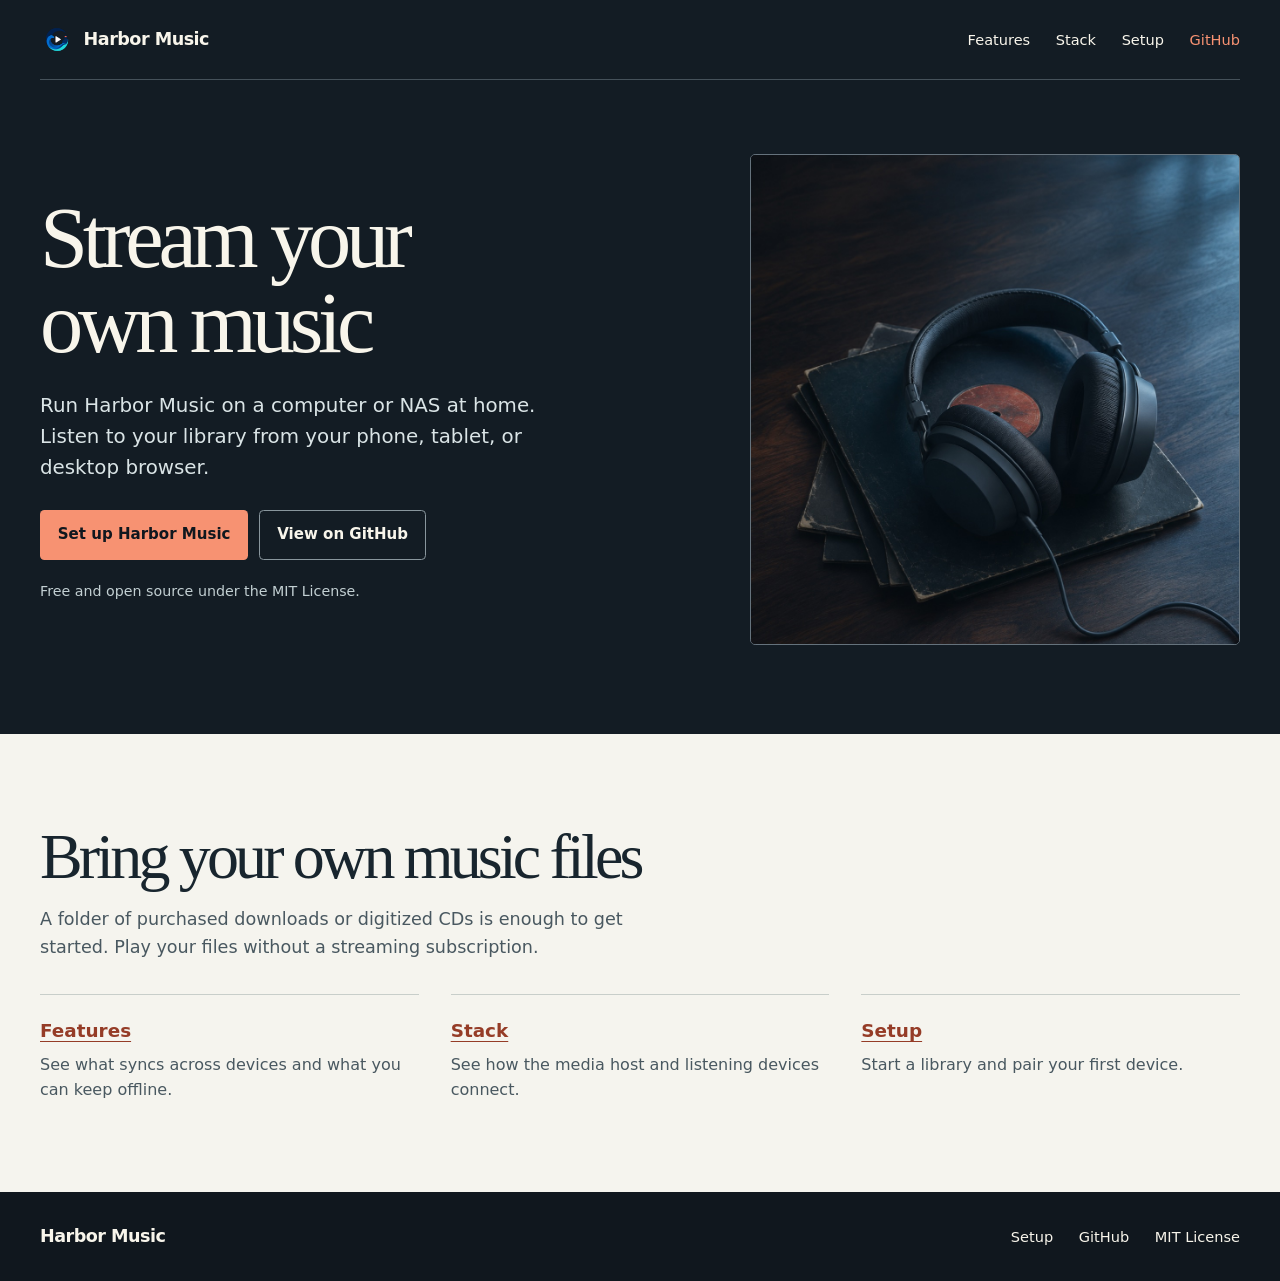
<file: docs/index.html>
<!doctype html>
<html lang="en">
<head>
  <meta charset="utf-8">
  <meta name="viewport" content="width=device-width, initial-scale=1">
  <meta name="description" content="Stream your own music with Harbor Music, a free, open-source player you host on a Mac, Linux computer, or NAS. Sync playlists and listen offline.">
  <meta name="theme-color" content="#131c24">
  <meta property="og:type" content="website">
  <meta property="og:title" content="Harbor Music">
  <meta property="og:description" content="Host your own music library and listen across your devices.">
  <meta property="og:url" content="https://harbor-music.bittrees.org/">
  <meta property="og:image" content="https://harbor-music.bittrees.org/images/harbor-music-dark-preview.jpg">
  <meta property="og:image:alt" content="Harbor Music logo and name on a dark tile. A private player for your music library.">
  <meta property="og:site_name" content="Harbor Music">
  <meta property="og:image:type" content="image/jpeg">
  <meta property="og:image:width" content="1200">
  <meta property="og:image:height" content="630">
  <meta name="twitter:card" content="summary_large_image">
  <meta name="twitter:image:alt" content="Harbor Music logo and name on a dark tile. A private player for your music library.">
  <title>Harbor Music | Self-hosted music streaming</title>
  <link rel="canonical" href="https://harbor-music.bittrees.org/">
  <link rel="icon" href="./favicon.ico" sizes="16x16 32x32 48x48">
  <link rel="icon" href="./favicon.png" sizes="96x96" type="image/png">
  <link rel="apple-touch-icon" href="./apple-touch-icon.png" sizes="180x180">
  <link rel="stylesheet" href="./styles.css">
  <script type="application/ld+json">
  {
    "@context": "https://schema.org",
    "@graph": [
      {
        "@type": "WebSite",
        "@id": "https://harbor-music.bittrees.org/#website",
        "url": "https://harbor-music.bittrees.org/",
        "name": "Harbor Music",
        "inLanguage": "en"
      },
      {
        "@type": [
          "SoftwareApplication",
          "WebApplication"
        ],
        "@id": "https://harbor-music.bittrees.org/#app",
        "name": "Harbor Music",
        "url": "https://harbor-music.bittrees.org/",
        "description": "Stream your own music with Harbor Music, a free, open-source player you host on a Mac, Linux computer, or NAS. Sync playlists and listen offline.",
        "applicationCategory": "MultimediaApplication",
        "operatingSystem": "iOS, iPadOS, Android, macOS, Linux",
        "browserRequirements": "Requires a modern browser and access to a self-hosted Harbor Music server.",
        "license": "https://github.com/bobofbuilding/harbor-music/blob/main/LICENSE",
        "isAccessibleForFree": true,
        "offers": {
          "@type": "Offer",
          "price": 0,
          "priceCurrency": "USD",
          "url": "https://harbor-music.bittrees.org/setup/"
        },
        "sameAs": "https://github.com/bobofbuilding/harbor-music",
        "screenshot": [
          "https://harbor-music.bittrees.org/images/harbor-music-iphone.webp",
          "https://harbor-music.bittrees.org/images/harbor-music-mac.webp"
        ]
      }
    ]
  }
  </script>
</head>
<body>
  <a class="skip-link" href="#main">Skip to content</a>
  <header class="masthead">
    <div class="shell header-inner">
      <a class="brand" href="./" aria-label="Harbor Music home">
        <img src="./harbor-icon.png" alt="" width="34" height="34">
        Harbor Music
      </a>
      <nav aria-label="Main navigation">
        <a href="./features/">Features</a>
        <a href="./stack/">Stack</a>
        <a href="./setup/">Setup</a>
        <a class="nav-source" href="https://github.com/bobofbuilding/harbor-music">GitHub</a>
      </nav>
    </div>
  </header>
  <main id="main">
    <section class="hero" aria-labelledby="hero-title">
      <div class="shell hero-grid">
        <div class="hero-copy">
          <h1 id="hero-title">Stream your own music</h1>
          <p>Run Harbor Music on a computer or NAS at home. Listen to your library from your phone, tablet, or desktop browser.</p>
          <div class="actions">
            <a class="button primary" href="./setup/">Set up Harbor Music</a>
            <a class="button outline" href="https://github.com/bobofbuilding/harbor-music">View on GitHub</a>
          </div>
          <p class="hero-note">Free and open source under the MIT License.</p>
        </div>
        <div class="hero-image">
          <img src="./harbor-listening.jpg" alt="Wired headphones resting on a stack of records" width="1120" height="1400" fetchpriority="high">
        </div>
      </div>
    </section>

    <section class="section home-overview" aria-labelledby="overview-title">
      <div class="shell">
        <h2 id="overview-title">Bring your own music files</h2>
        <p class="section-intro">A folder of purchased downloads or digitized CDs is enough to get started. Play your files without a streaming subscription.</p>
        <div class="overview-links">
          <p><a href="./features/">Features</a><span>See what syncs across devices and what you can keep offline.</span></p>
          <p><a href="./stack/">Stack</a><span>See how the media host and listening devices connect.</span></p>
          <p><a href="./setup/">Setup</a><span>Start a library and pair your first device.</span></p>
        </div>
      </div>
    </section>
  </main>
  <footer>
    <div class="shell footer-inner">
      <a class="brand" href="./">Harbor Music</a>
      <nav aria-label="Footer navigation">
        <a href="./setup/">Setup</a>
        <a href="https://github.com/bobofbuilding/harbor-music">GitHub</a>
        <a href="https://github.com/bobofbuilding/harbor-music/blob/main/LICENSE">MIT License</a>
      </nav>
    </div>
  </footer>
</body>
</html>
</file>
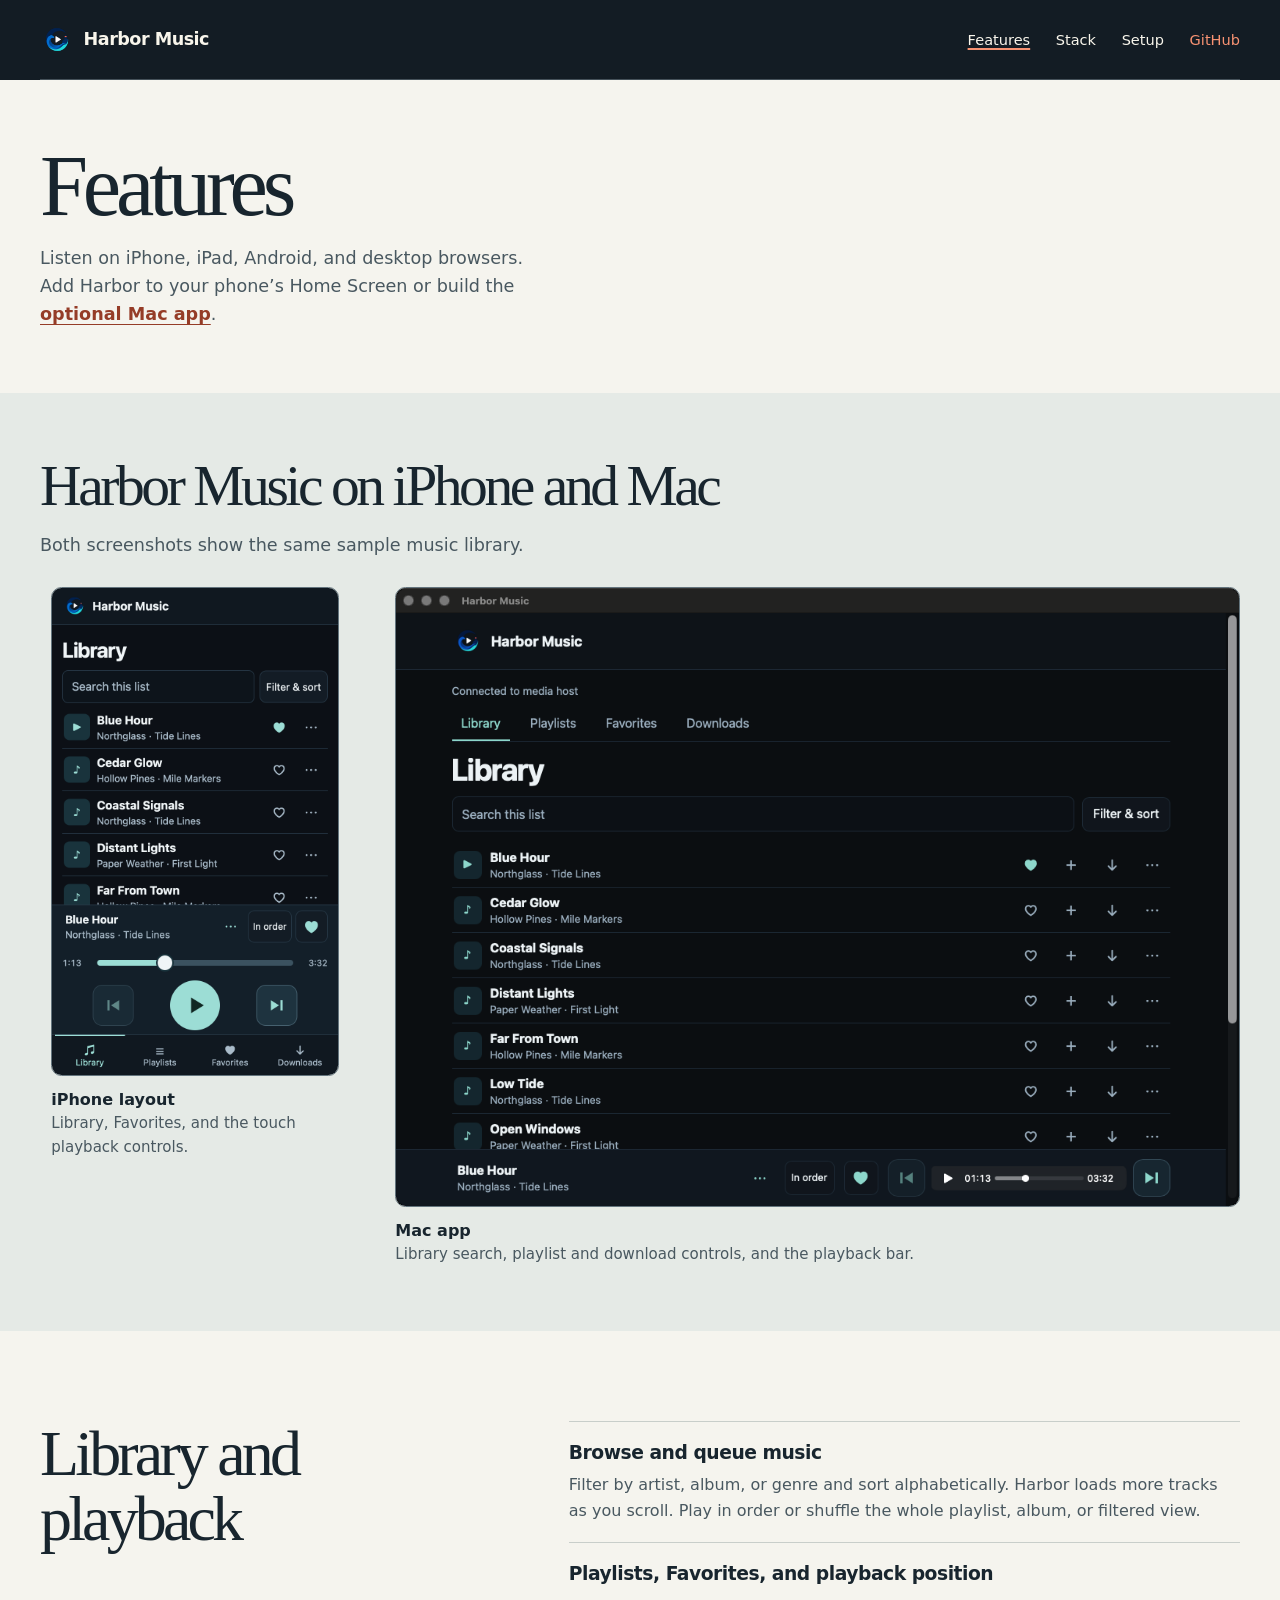
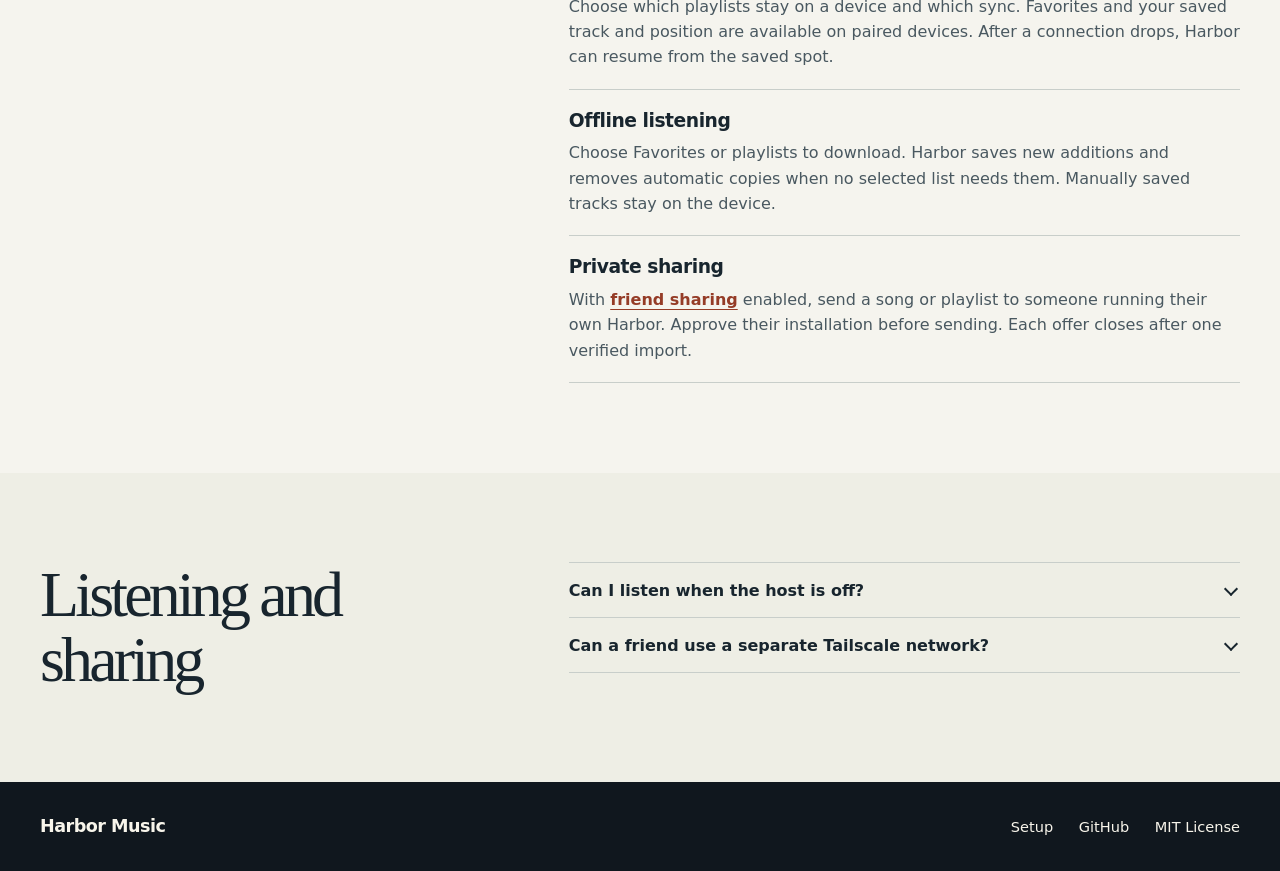
<file: docs/features/index.html>
<!doctype html>
<html lang="en">
<head>
  <meta charset="utf-8">
  <meta name="viewport" content="width=device-width, initial-scale=1">
  <meta name="description" content="See Harbor Music on iPhone and Mac. Browse your library, sync playlists and Favorites, keep music offline, and share tracks with friends.">
  <meta name="theme-color" content="#131c24">
  <meta property="og:type" content="website">
  <meta property="og:title" content="Harbor Music Features">
  <meta property="og:description" content="Browse your library, sync playlists, save music offline, and share tracks with friends.">
  <meta property="og:url" content="https://harbor-music.bittrees.org/features/">
  <meta property="og:image" content="https://harbor-music.bittrees.org/images/harbor-music-dark-preview.jpg">
  <meta property="og:image:alt" content="Harbor Music logo and name on a dark tile. A private player for your music library.">
  <meta property="og:site_name" content="Harbor Music">
  <meta property="og:image:type" content="image/jpeg">
  <meta property="og:image:width" content="1200">
  <meta property="og:image:height" content="630">
  <meta name="twitter:card" content="summary_large_image">
  <meta name="twitter:image:alt" content="Harbor Music logo and name on a dark tile. A private player for your music library.">
  <title>Harbor Music Features | iPhone, Mac, and Offline Playback</title>
  <link rel="canonical" href="https://harbor-music.bittrees.org/features/">
  <link rel="icon" href="../favicon.ico" sizes="16x16 32x32 48x48">
  <link rel="icon" href="../favicon.png" sizes="96x96" type="image/png">
  <link rel="apple-touch-icon" href="../apple-touch-icon.png" sizes="180x180">
  <link rel="stylesheet" href="../styles.css">
</head>
<body>
  <a class="skip-link" href="#main">Skip to content</a>
  <header class="masthead">
    <div class="shell header-inner">
      <a class="brand" href="../" aria-label="Harbor Music home">
        <img src="../harbor-icon.png" alt="" width="34" height="34">
        Harbor Music
      </a>
      <nav aria-label="Main navigation">
        <a href="../features/" aria-current="page">Features</a>
        <a href="../stack/">Stack</a>
        <a href="../setup/">Setup</a>
        <a class="nav-source" href="https://github.com/bobofbuilding/harbor-music">GitHub</a>
      </nav>
    </div>
  </header>
  <main id="main">
    <section class="section feature-intro" aria-labelledby="features-title">
      <div class="shell">
        <h1 id="features-title" class="page-title">Features</h1>
        <p class="section-intro">Listen on iPhone, iPad, Android, and desktop browsers. Add Harbor to your phone’s Home Screen or build the <a href="https://github.com/bobofbuilding/harbor-music#build-the-mac-app">optional Mac app</a>.</p>
      </div>
    </section>

    <section class="section app-gallery" aria-labelledby="gallery-title">
      <div class="shell">
        <h2 id="gallery-title">Harbor Music on iPhone and Mac</h2>
        <p class="section-intro">Both screenshots show the same sample music library.</p>
        <div class="app-screenshots">
          <figure class="app-screenshot phone-screenshot">
            <a href="../images/harbor-music-iphone.webp" aria-label="Open the full-size iPhone layout screenshot">
              <img src="../images/harbor-music-iphone.webp" width="780" height="1328" decoding="async" alt="iPhone-sized Harbor Music library with Blue Hour saved to Favorites and playback controls above the bottom tabs.">
            </a>
            <figcaption><strong>iPhone layout</strong> Library, Favorites, and the touch playback controls.</figcaption>
          </figure>
          <figure class="app-screenshot mac-screenshot">
            <a href="../images/harbor-music-mac.webp" aria-label="Open the full-size Mac app screenshot">
              <img src="../images/harbor-music-mac.webp" width="1080" height="792" decoding="async" alt="Native Harbor Music Mac window with library search, track actions, and a Blue Hour playback bar at the bottom.">
            </a>
            <figcaption><strong>Mac app</strong> Library search, playlist and download controls, and the playback bar.</figcaption>
          </figure>
        </div>
      </div>
    </section>

    <section class="section features" aria-labelledby="listening-title">
      <div class="shell features-grid">
        <h2 id="listening-title">Library and playback</h2>
        <dl class="feature-list">
          <div>
            <dt>Browse and queue music</dt>
            <dd>Filter by artist, album, or genre and sort alphabetically. Harbor loads more tracks as you scroll. Play in order or shuffle the whole playlist, album, or filtered view.</dd>
          </div>
          <div>
            <dt>Playlists, Favorites, and playback position</dt>
            <dd>Choose which playlists stay on a device and which sync. Favorites and your saved track and position are available on paired devices. After a connection drops, Harbor can resume from the saved spot.</dd>
          </div>
          <div>
            <dt>Offline listening</dt>
            <dd>Choose Favorites or playlists to download. Harbor saves new additions and removes automatic copies when no selected list needs them. Manually saved tracks stay on the device.</dd>
          </div>
          <div>
            <dt>Private sharing</dt>
            <dd>With <a href="https://github.com/bobofbuilding/harbor-music#enable-friend-sharing">friend sharing</a> enabled, send a song or playlist to someone running their own Harbor. Approve their installation before sending. Each offer closes after one verified import.</dd>
          </div>
        </dl>
      </div>
    </section>

    <section class="section questions" aria-labelledby="questions-title">
      <div class="shell questions-grid">
        <h2 id="questions-title">Listening and sharing</h2>
        <div class="question-list">
          <details>
            <summary>Can I listen when the host is off?</summary>
            <p>You can play previously downloaded tracks on the device that saved them. Streaming, new downloads, and syncing resume when your host is reachable.</p>
          </details>
          <details>
            <summary>Can a friend use a separate Tailscale network?</summary>
            <p>Yes. Friend sharing uses a dedicated transfer address for approved Harbor installations. Your player stays on your private network.</p>
          </details>
        </div>
      </div>
    </section>
  </main>
  <footer>
    <div class="shell footer-inner">
      <a class="brand" href="../">Harbor Music</a>
      <nav aria-label="Footer navigation">
        <a href="../setup/">Setup</a>
        <a href="https://github.com/bobofbuilding/harbor-music">GitHub</a>
        <a href="https://github.com/bobofbuilding/harbor-music/blob/main/LICENSE">MIT License</a>
      </nav>
    </div>
  </footer>
</body>
</html>
</file>
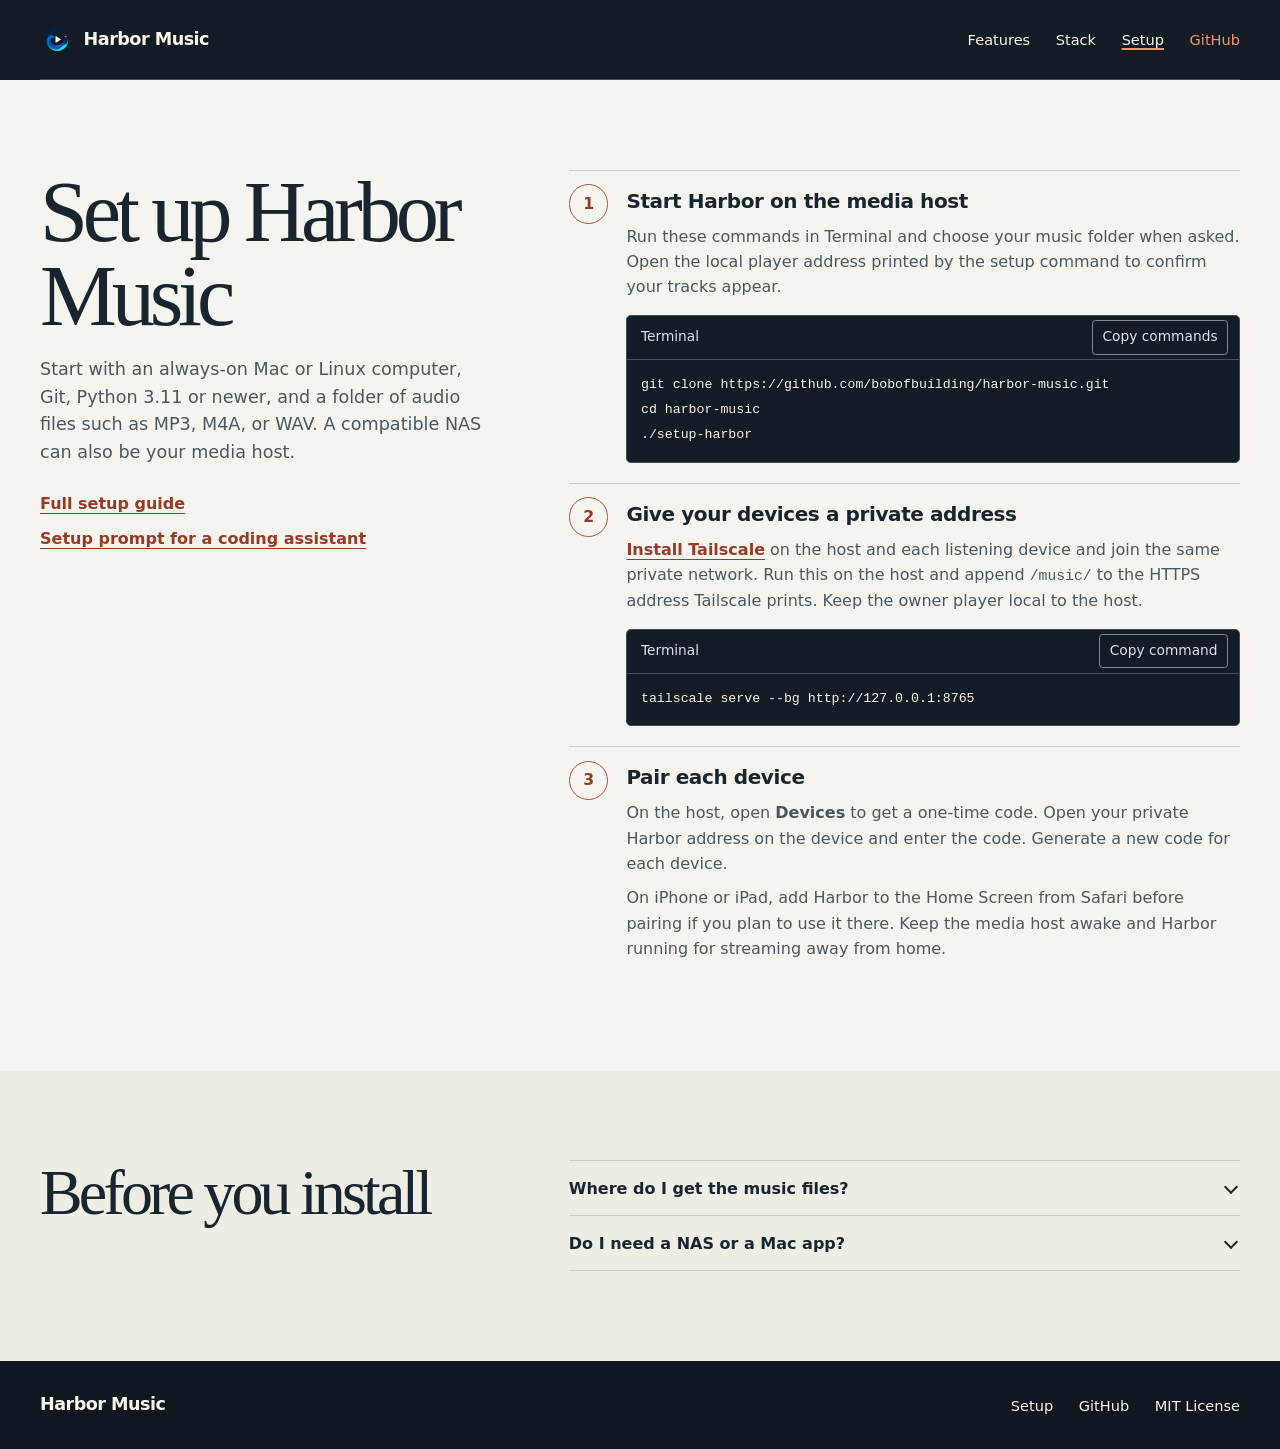
<file: docs/setup/index.html>
<!doctype html>
<html lang="en">
<head>
  <meta charset="utf-8">
  <meta name="viewport" content="width=device-width, initial-scale=1">
  <meta name="description" content="Set up a private music library on a Mac, Linux computer, or NAS. Start the media host, configure private HTTPS with Tailscale, and pair your devices.">
  <meta name="theme-color" content="#131c24">
  <meta property="og:type" content="website">
  <meta property="og:title" content="Set Up Harbor Music">
  <meta property="og:description" content="Set up a media host, add your music library, and pair your devices.">
  <meta property="og:url" content="https://harbor-music.bittrees.org/setup/">
  <meta property="og:image" content="https://harbor-music.bittrees.org/images/harbor-music-dark-preview.jpg">
  <meta property="og:image:alt" content="Harbor Music logo and name on a dark tile. A private player for your music library.">
  <meta property="og:site_name" content="Harbor Music">
  <meta property="og:image:type" content="image/jpeg">
  <meta property="og:image:width" content="1200">
  <meta property="og:image:height" content="630">
  <meta name="twitter:card" content="summary_large_image">
  <meta name="twitter:image:alt" content="Harbor Music logo and name on a dark tile. A private player for your music library.">
  <title>How to Set Up Harbor Music | Mac, Linux, or NAS</title>
  <link rel="canonical" href="https://harbor-music.bittrees.org/setup/">
  <link rel="icon" href="../favicon.ico" sizes="16x16 32x32 48x48">
  <link rel="icon" href="../favicon.png" sizes="96x96" type="image/png">
  <link rel="apple-touch-icon" href="../apple-touch-icon.png" sizes="180x180">
  <link rel="stylesheet" href="../styles.css">
  <script src="../site.js" defer></script>
</head>
<body>
  <a class="skip-link" href="#main">Skip to content</a>
  <header class="masthead">
    <div class="shell header-inner">
      <a class="brand" href="../" aria-label="Harbor Music home">
        <img src="../harbor-icon.png" alt="" width="34" height="34">
        Harbor Music
      </a>
      <nav aria-label="Main navigation">
        <a href="../features/">Features</a>
        <a href="../stack/">Stack</a>
        <a href="../setup/" aria-current="page">Setup</a>
        <a class="nav-source" href="https://github.com/bobofbuilding/harbor-music">GitHub</a>
      </nav>
    </div>
  </header>
  <main id="main">
    <section id="setup" class="section setup" aria-labelledby="setup-title">
      <div class="shell setup-grid">
        <div class="setup-intro">
          <h1 id="setup-title" class="page-title">Set up Harbor Music</h1>
          <p class="section-intro">Start with an always-on Mac or Linux computer, Git, Python 3.11 or newer, and a folder of audio files such as MP3, M4A, or WAV. A compatible NAS can also be your media host.</p>
          <div class="guide-links">
            <a href="https://github.com/bobofbuilding/harbor-music#start-a-library">Full setup guide</a>
            <a href="https://github.com/bobofbuilding/harbor-music/blob/main/SETUP-PROMPT.md">Setup prompt for a coding assistant</a>
          </div>
        </div>
        <ol class="steps" role="list">
          <li>
            <h3>Start Harbor on the media host</h3>
            <p>Run these commands in Terminal and choose your music folder when asked. Open the local player address printed by the setup command to confirm your tracks appear.</p>
            <div class="command">
              <div class="command-bar"><span>Terminal</span><button type="button" data-copy="install-command" hidden>Copy commands</button></div>
              <pre tabindex="0"><code id="install-command">git clone https://github.com/bobofbuilding/harbor-music.git
cd harbor-music
./setup-harbor</code></pre>
            </div>
          </li>
          <li>
            <h3>Give your devices a private address</h3>
            <p><a href="https://tailscale.com/docs/how-to/quickstart">Install Tailscale</a> on the host and each listening device and join the same private network. Run this on the host and append <code>/music/</code> to the HTTPS address Tailscale prints. Keep the owner player local to the host.</p>
            <div class="command">
              <div class="command-bar"><span>Terminal</span><button type="button" data-copy="network-command" hidden>Copy command</button></div>
              <pre tabindex="0"><code id="network-command">tailscale serve --bg http://127.0.0.1:8765</code></pre>
            </div>
          </li>
          <li>
            <h3>Pair each device</h3>
            <p>On the host, open <strong>Devices</strong> to get a one-time code. Open your private Harbor address on the device and enter the code. Generate a new code for each device.</p>
            <p>On iPhone or iPad, add Harbor to the Home Screen from Safari before pairing if you plan to use it there. Keep the media host awake and Harbor running for streaming away from home.</p>
          </li>
        </ol>
        <p id="copy-status" class="visually-hidden" role="status"></p>
      </div>
    </section>

    <section class="section questions" aria-labelledby="questions-title">
      <div class="shell questions-grid">
        <h2 id="questions-title">Before you install</h2>
        <div class="question-list">
          <details>
            <summary>Where do I get the music files?</summary>
            <p>Use files from your own collection, such as purchased downloads or CDs you’ve digitized. Harbor can’t import Spotify’s catalog or offline downloads from streaming apps.</p>
          </details>
          <details>
            <summary>Do I need a NAS or a Mac app?</summary>
            <p>An always-on Mac or Linux computer with local storage works as a media host. You can use a browser on your listening devices or <a href="https://github.com/bobofbuilding/harbor-music#build-the-mac-app">build the optional Mac app</a>.</p>
          </details>
        </div>
      </div>
    </section>
  </main>
  <footer>
    <div class="shell footer-inner">
      <a class="brand" href="../">Harbor Music</a>
      <nav aria-label="Footer navigation">
        <a href="../setup/">Setup</a>
        <a href="https://github.com/bobofbuilding/harbor-music">GitHub</a>
        <a href="https://github.com/bobofbuilding/harbor-music/blob/main/LICENSE">MIT License</a>
      </nav>
    </div>
  </footer>
</body>
</html>
</file>
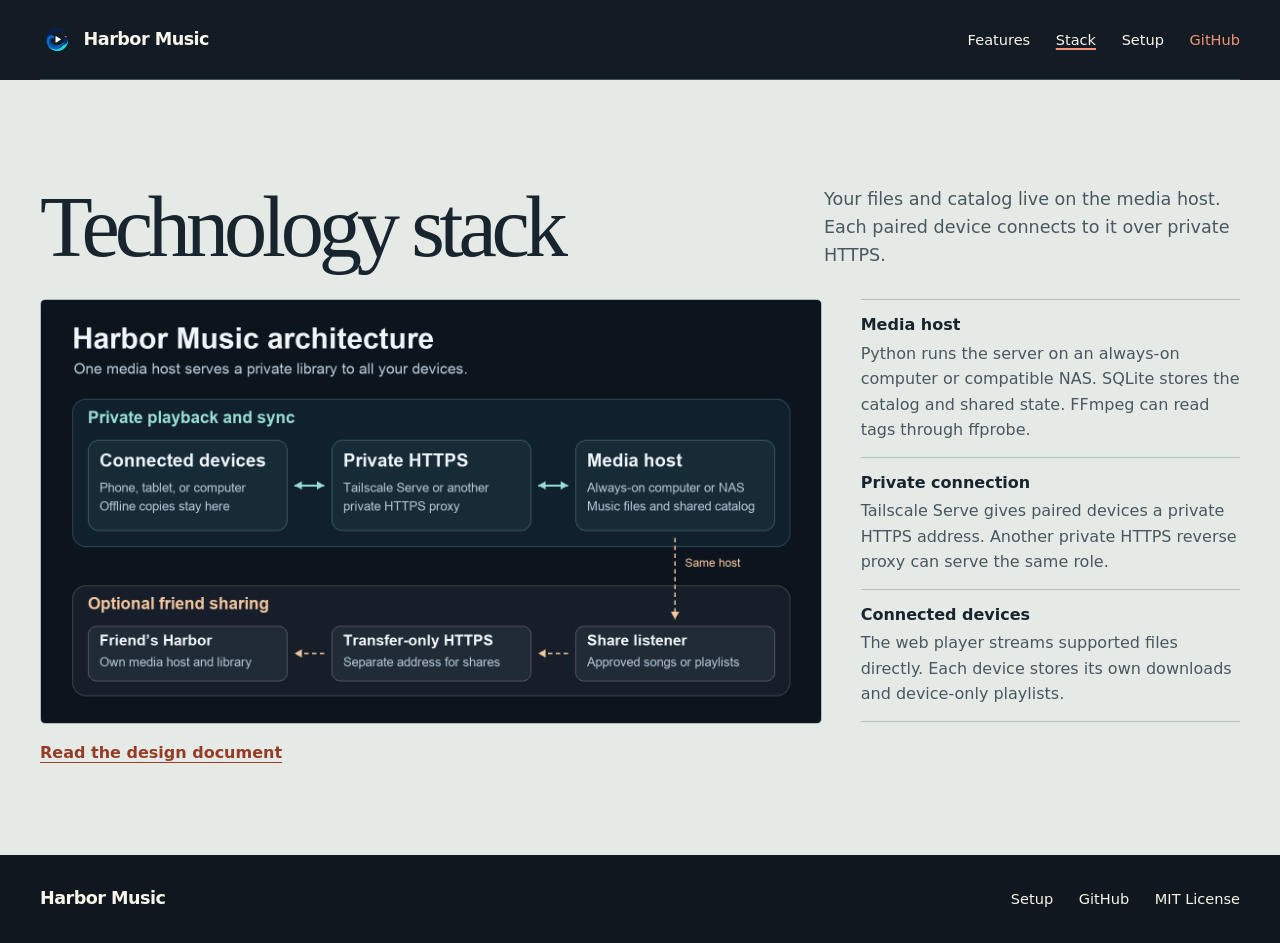
<file: docs/stack/index.html>
<!doctype html>
<html lang="en">
<head>
  <meta charset="utf-8">
  <meta name="viewport" content="width=device-width, initial-scale=1">
  <meta name="description" content="See how Harbor Music serves your audio files with Python and SQLite, connects devices over private HTTPS, and stores downloads for offline playback.">
  <meta name="theme-color" content="#131c24">
  <meta property="og:type" content="website">
  <meta property="og:title" content="How Harbor Music Works">
  <meta property="og:description" content="See how your media host, private connection, and music player work together.">
  <meta property="og:url" content="https://harbor-music.bittrees.org/stack/">
  <meta property="og:image" content="https://harbor-music.bittrees.org/images/harbor-music-dark-preview.jpg">
  <meta property="og:image:alt" content="Harbor Music logo and name on a dark tile. A private player for your music library.">
  <meta property="og:site_name" content="Harbor Music">
  <meta property="og:image:type" content="image/jpeg">
  <meta property="og:image:width" content="1200">
  <meta property="og:image:height" content="630">
  <meta name="twitter:card" content="summary_large_image">
  <meta name="twitter:image:alt" content="Harbor Music logo and name on a dark tile. A private player for your music library.">
  <title>Harbor Music Architecture | Media Host and Private HTTPS</title>
  <link rel="canonical" href="https://harbor-music.bittrees.org/stack/">
  <link rel="icon" href="../favicon.ico" sizes="16x16 32x32 48x48">
  <link rel="icon" href="../favicon.png" sizes="96x96" type="image/png">
  <link rel="apple-touch-icon" href="../apple-touch-icon.png" sizes="180x180">
  <link rel="stylesheet" href="../styles.css">
</head>
<body>
  <a class="skip-link" href="#main">Skip to content</a>
  <header class="masthead">
    <div class="shell header-inner">
      <a class="brand" href="../" aria-label="Harbor Music home">
        <img src="../harbor-icon.png" alt="" width="34" height="34">
        Harbor Music
      </a>
      <nav aria-label="Main navigation">
        <a href="../features/">Features</a>
        <a href="../stack/" aria-current="page">Stack</a>
        <a href="../setup/">Setup</a>
        <a class="nav-source" href="https://github.com/bobofbuilding/harbor-music">GitHub</a>
      </nav>
    </div>
  </header>
  <main id="main">
    <section id="stack" class="section stack" aria-labelledby="stack-title">
      <div class="shell">
        <div class="stack-heading">
          <h1 id="stack-title" class="page-title">Technology stack</h1>
          <p class="section-intro">Your files and catalog live on the media host. Each paired device connects to it over private HTTPS.</p>
        </div>
        <div class="stack-grid">
          <figure>
            <img src="../architecture.png" width="1600" height="866" alt="Harbor Music architecture. A media host with your music folder and catalog connects to paired devices over a private HTTPS network. Each device has its own offline storage. Friend sharing uses a separate optional transfer route.">
          </figure>
          <dl class="stack-list">
            <div><dt>Media host</dt><dd>Python runs the server on an always-on computer or compatible NAS. SQLite stores the catalog and shared state. FFmpeg can read tags through ffprobe.</dd></div>
            <div><dt>Private connection</dt><dd>Tailscale Serve gives paired devices a private HTTPS address. Another private HTTPS reverse proxy can serve the same role.</dd></div>
            <div><dt>Connected devices</dt><dd>The web player streams supported files directly. Each device stores its own downloads and device-only playlists.</dd></div>
          </dl>
        </div>
        <p class="text-link"><a href="https://github.com/bobofbuilding/harbor-music/blob/main/DESIGN.md">Read the design document</a></p>
      </div>
    </section>
  </main>
  <footer>
    <div class="shell footer-inner">
      <a class="brand" href="../">Harbor Music</a>
      <nav aria-label="Footer navigation">
        <a href="../setup/">Setup</a>
        <a href="https://github.com/bobofbuilding/harbor-music">GitHub</a>
        <a href="https://github.com/bobofbuilding/harbor-music/blob/main/LICENSE">MIT License</a>
      </nav>
    </div>
  </footer>
</body>
</html>
</file>
<file: docs/styles.css>
:root {
  color-scheme: light;
  --night: #131c24;
  --night-deep: #10171e;
  --paper: #f5f4ee;
  --ink: #18252e;
  --muted: #495860;
  --frost: #dae4e6;
  --chalk: #f8f5eb;
  --salmon: #f79272;
  --rust: #953c27;
  --rule: #c8ceca;
  --serif: Georgia, 'Times New Roman', serif;
  font-family: system-ui, -apple-system, sans-serif;
  line-height: 1.58;
  color: var(--ink);
  background: var(--paper);
}

* { box-sizing: border-box; }
body { margin: 0; }
img { display: block; max-width: 100%; height: auto; }
a { color: inherit; text-underline-offset: .22em; }
a:hover { text-decoration-thickness: .14em; }
:focus-visible { outline: 3px solid currentColor; outline-offset: 4px; }
[hidden] { display: none !important; }
h1, h2, h3, p, figure, dl, dd { margin: 0; }
h1, h2 { font-family: var(--serif); font-weight: 500; letter-spacing: -.06em; }
h2 { font-size: clamp(2.65rem, 5vw, 4.25rem); line-height: 1.02; }
h3 { font-size: 1.25rem; line-height: 1.28; letter-spacing: -.02em; }
p + p { margin-top: .7rem; }
section[id] { scroll-margin-top: 1rem; }

.shell { width: min(100% - 5rem, 76rem); margin-inline: auto; }
.skip-link {
  position: absolute;
  z-index: 1;
  inset: .6rem auto auto .6rem;
  padding: .55rem .85rem;
  color: var(--night);
  background: var(--salmon);
  transform: translateY(-200%);
}
.skip-link:focus { transform: translateY(0); }

.masthead, .hero { color: var(--chalk); background: var(--night); }
.header-inner, .footer-inner {
  display: flex;
  flex-wrap: wrap;
  align-items: center;
  justify-content: space-between;
  gap: .75rem 2rem;
}
.header-inner { min-height: 5rem; border-bottom: 1px solid #45515a; }
.brand {
  display: inline-flex;
  align-items: center;
  gap: .6rem;
  font-size: 1.1rem;
  font-weight: 750;
  letter-spacing: -.03em;
  text-decoration: none;
}
.brand img { border-radius: 24%; }
nav { display: flex; flex-wrap: wrap; align-items: center; gap: .35rem 1.6rem; }
nav a { display: inline-flex; align-items: center; min-height: 2.75rem; font-size: .91rem; text-decoration: none; }
nav a:hover, nav a[aria-current='page'] { text-decoration: underline; }
nav a[aria-current='page'] { text-decoration-color: var(--salmon); text-decoration-thickness: 2px; }
.nav-source { color: var(--salmon); }

.hero-grid {
  display: grid;
  grid-template-columns: minmax(0, 1.29fr) minmax(0, 1fr);
  align-items: center;
  gap: clamp(2rem, 6vw, 5rem);
  padding-block: clamp(2.6rem, 5.8vw, 5.2rem) clamp(3.2rem, 7vw, 6rem);
}
.hero h1, .page-title { font-size: clamp(3.4rem, 6.75vw, 6.5rem); line-height: .98; }
.hero h1 { max-width: 9ch; }
.hero-copy > p { margin-top: 1.5rem; max-width: 31rem; color: var(--frost); font-size: clamp(1.06rem, 1.9vw, 1.24rem); }
.hero-copy .hero-note { margin-top: 1.23rem; color: #c2cfd2; font-size: .89rem; }
.hero-image {
  border: 1px solid #65727c;
  background: #232c34;
  border-radius: .32rem;
  overflow: hidden;
  aspect-ratio: 1 / 1;
}
.hero-image img { width: 100%; height: 100%; object-fit: cover; object-position: 50% 54%; }
.actions { display: flex; flex-wrap: wrap; gap: .7rem; margin-top: 1.65rem; }
.button {
  display: inline-flex;
  justify-content: center;
  align-items: center;
  min-height: 3.15rem;
  padding: .65rem 1.05rem;
  border: 1px solid transparent;
  border-radius: .28rem;
  font-size: .94rem;
  font-weight: 720;
  text-decoration: none;
}
.button.primary { color: var(--night-deep); background: var(--salmon); }
.button.primary:hover { background: #ffad93; }
.button.primary:focus-visible { outline-color: var(--chalk); }
.button.outline { color: var(--chalk); border-color: #89969d; }
.button.outline:hover { background: #293641; }

.section { padding-block: clamp(3.5rem, 7vw, 6.75rem); }
.features-grid, .setup-grid, .questions-grid {
  display: grid;
  grid-template-columns: minmax(0, .79fr) minmax(0, 1.19fr);
  gap: clamp(1.75rem, 6.5vw, 6.5rem);
}
.section-intro { margin-top: 1.05rem; max-width: 32rem; color: var(--muted); font-size: 1.1rem; }
.home-overview .section-intro { max-width: 38rem; }
.overview-links { display: grid; grid-template-columns: repeat(3, minmax(0, 1fr)); gap: 1.5rem 2rem; margin-top: 2rem; }
.overview-links p { margin: 0; padding-top: .85rem; border-top: 1px solid var(--rule); }
.overview-links a { display: inline-flex; align-items: center; min-height: 2.75rem; font-size: 1.15rem; }
.overview-links span { display: block; color: var(--muted); }
.feature-list { border-top: 1px solid var(--rule); }
.feature-list > div { padding: 1rem 0 1.2rem; border-bottom: 1px solid var(--rule); }
.feature-list dt { margin-bottom: .32rem; font-size: 1.17rem; font-weight: 720; letter-spacing: -.025em; }
.feature-list dd, .stack-list dd { color: var(--muted); }

.feature-intro { padding-block: clamp(2.5rem, 5vw, 4.5rem); }
.app-gallery { background: #e5eae6; padding-block: clamp(2.65rem, 5vw, 4.65rem); }
.app-gallery h2 { font-size: clamp(2.4rem, 4.5vw, 3.8rem); }
.app-screenshots {
  display: grid;
  grid-template-columns: minmax(12rem, .5fr) minmax(0, 1.36fr);
  align-items: start;
  gap: clamp(1.25rem, 3.5vw, 3.2rem);
  margin-top: 1.65rem;
}
.app-screenshot a { display: block; border: 1px solid #63747d; border-radius: .65rem; overflow: hidden; background: var(--night); }
.app-screenshot img { width: 100%; }
.phone-screenshot { width: min(100%, 18rem); justify-self: center; }
.app-screenshot figcaption { margin-top: .72rem; color: var(--muted); font-size: .94rem; }
.app-screenshot strong { display: block; color: var(--ink); font-size: 1rem; }

.stack { background: #e5eae6; }
.stack-heading { display: flex; flex-wrap: wrap; justify-content: space-between; align-items: end; gap: .3rem 2rem; margin-bottom: 1.85rem; }
.stack-heading .section-intro { max-width: 26rem; }
.stack-grid { display: grid; grid-template-columns: minmax(0, 1.65fr) minmax(0, .8fr); align-items: start; gap: clamp(1.2rem, 3vw, 2.5rem); }
.stack-grid figure { overflow: hidden; border: 1px solid #aebbb8; border-radius: .32rem; background: #fff; }
.stack-grid figure img { width: 100%; }
.stack-list { border-top: 1px solid #b3bfbb; }
.stack-list > div { padding: .75rem 0 .9rem; border-bottom: 1px solid #b3bfbb; }
.stack-list dt { margin-bottom: .22rem; font-weight: 750; }
.text-link { margin-top: 1rem; }
.text-link a, .guide-links a, .question-list a, .steps a, .section-intro a, .feature-list a, .overview-links a { color: var(--rust); font-weight: 700; }

.setup-grid { align-items: start; }
.guide-links { display: grid; gap: .6rem; margin-top: 1.5rem; }
.guide-links a { width: fit-content; }
.steps { margin: 0; padding: 0; list-style: none; counter-reset: step; }
.steps li { position: relative; padding: 1.15rem 0 1.25rem 3.6rem; border-top: 1px solid var(--rule); counter-increment: step; }
.steps li::before {
  content: counter(step);
  position: absolute;
  top: .85rem;
  left: 0;
  display: grid;
  place-items: center;
  width: 2.35rem;
  height: 2.35rem;
  border: 1px solid #a65b45;
  border-radius: 50%;
  color: var(--rust);
  font-size: .98rem;
  font-weight: 750;
}
.steps li > p { margin-top: .58rem; color: var(--muted); }
.command { margin-top: .95rem; border: 1px solid #3b4b58; border-radius: .3rem; background: var(--night); color: var(--chalk); }
.command-bar {
  display: flex;
  justify-content: space-between;
  align-items: center;
  gap: .3rem 1rem;
  padding: .23rem .7rem .23rem .85rem;
  min-height: 2.75rem;
  border-bottom: 1px solid #455460;
  color: var(--frost);
  font-size: .86rem;
}
.command-bar button {
  padding: .24rem .58rem;
  min-height: 2.15rem;
  border: 1px solid #7c8c95;
  border-radius: .23rem;
  color: inherit;
  background: transparent;
  font: inherit;
  cursor: pointer;
}
.command-bar button:hover { color: var(--chalk); background: #354651; }
.command pre { margin: 0; padding: .76rem .85rem .87rem; overflow-x: auto; font-size: .9rem; line-height: 1.75; }
code { font-family: ui-monospace, 'SFMono-Regular', Consolas, monospace; font-size: .92em; }

.questions { background: #eeeee5; }
.question-list { border-top: 1px solid var(--rule); }
details { border-bottom: 1px solid var(--rule); }
summary { position: relative; display: block; padding: .9rem 2rem .9rem 0; cursor: pointer; font-weight: 720; list-style: none; }
summary::-webkit-details-marker { display: none; }
summary::after { content: ''; position: absolute; right: .25rem; top: 1.32rem; width: .5rem; height: .5rem; border-right: 2px solid currentColor; border-bottom: 2px solid currentColor; transform: rotate(45deg); }
details[open] summary::after { transform: translateY(.21rem) rotate(225deg); }
details > p { padding: 0 1.1rem 1rem 0; color: var(--muted); }

footer { background: var(--night-deep); color: var(--chalk); }
.footer-inner { padding-block: 1.4rem; }

.visually-hidden {
  position: absolute;
  width: 1px;
  height: 1px;
  padding: 0;
  margin: -1px;
  overflow: hidden;
  clip-path: inset(50%);
  white-space: nowrap;
  border: 0;
}

@media (max-width: 60rem) {
  .shell { width: min(100% - 3rem, 76rem); }
  .hero-grid { gap: 1.8rem; }
  .hero h1, .page-title { font-size: clamp(3rem, 7.1vw, 5.4rem); }
}

@media (max-width: 46rem) {
  .hero-grid, .features-grid, .setup-grid, .questions-grid, .stack-grid { grid-template-columns: minmax(0, 1fr); }
  .app-screenshots { grid-template-columns: minmax(0, 1fr); gap: 1.75rem; }
  .hero h1, .page-title { font-size: clamp(3rem, 10.5vw, 5.2rem); }
  .hero-image { aspect-ratio: 4 / 3; }
  .hero-copy > p { margin-top: 1rem; }
  .section-intro { margin-top: .8rem; }
  .command-bar button { min-height: 2.5rem; }
}

@media (max-width: 32rem) {
  .shell { width: calc(100% - 2.25rem); }
  .header-inner { gap: .1rem .8rem; padding-top: .68rem; }
  .header-inner nav { flex-basis: 100%; gap: .25rem 1.3rem; }
  .hero h1, .page-title { font-size: clamp(2.55rem, 11vw, 3.45rem); }
  .overview-links { grid-template-columns: minmax(0, 1fr); gap: 1.05rem; }
  .steps li { padding-left: 2.8rem; }
  .steps li::before { width: 1.95rem; height: 1.95rem; top: 1rem; }
  .command pre { white-space: pre-wrap; overflow-wrap: anywhere; }
}
</file>
